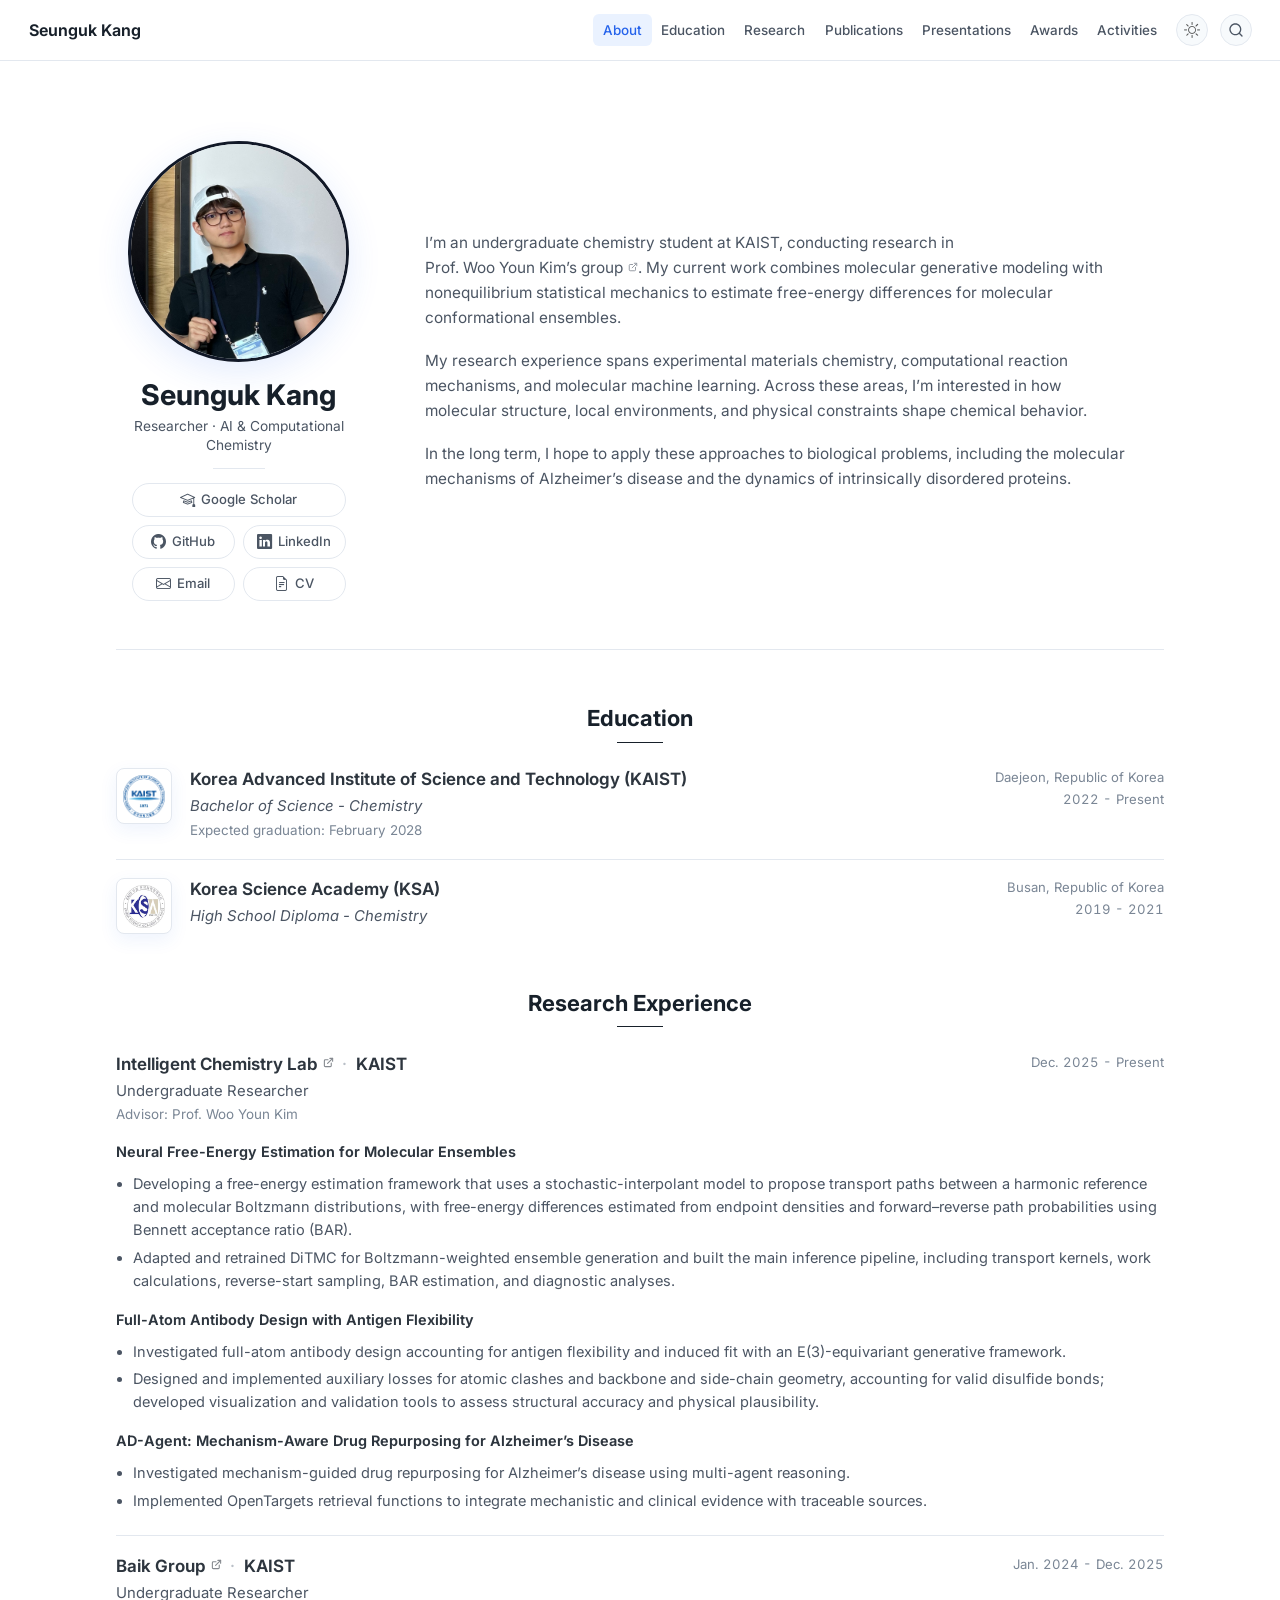
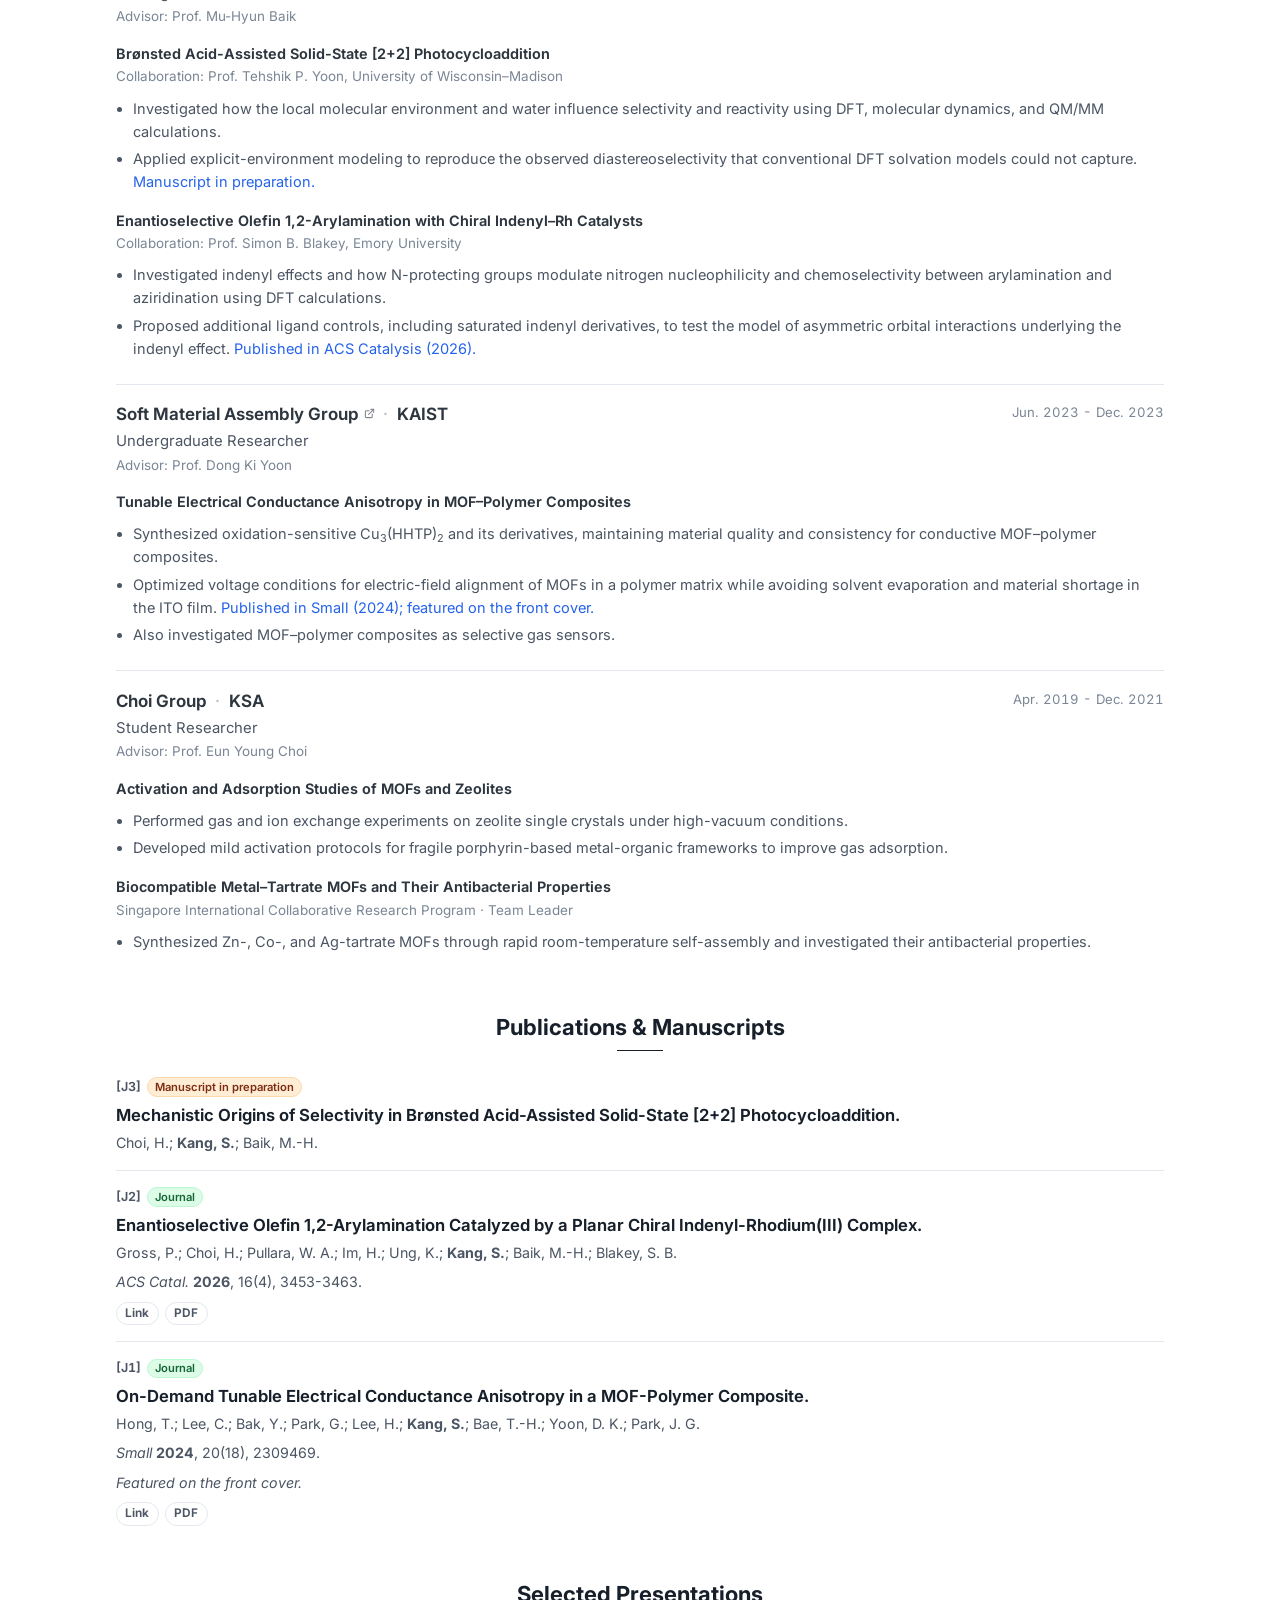
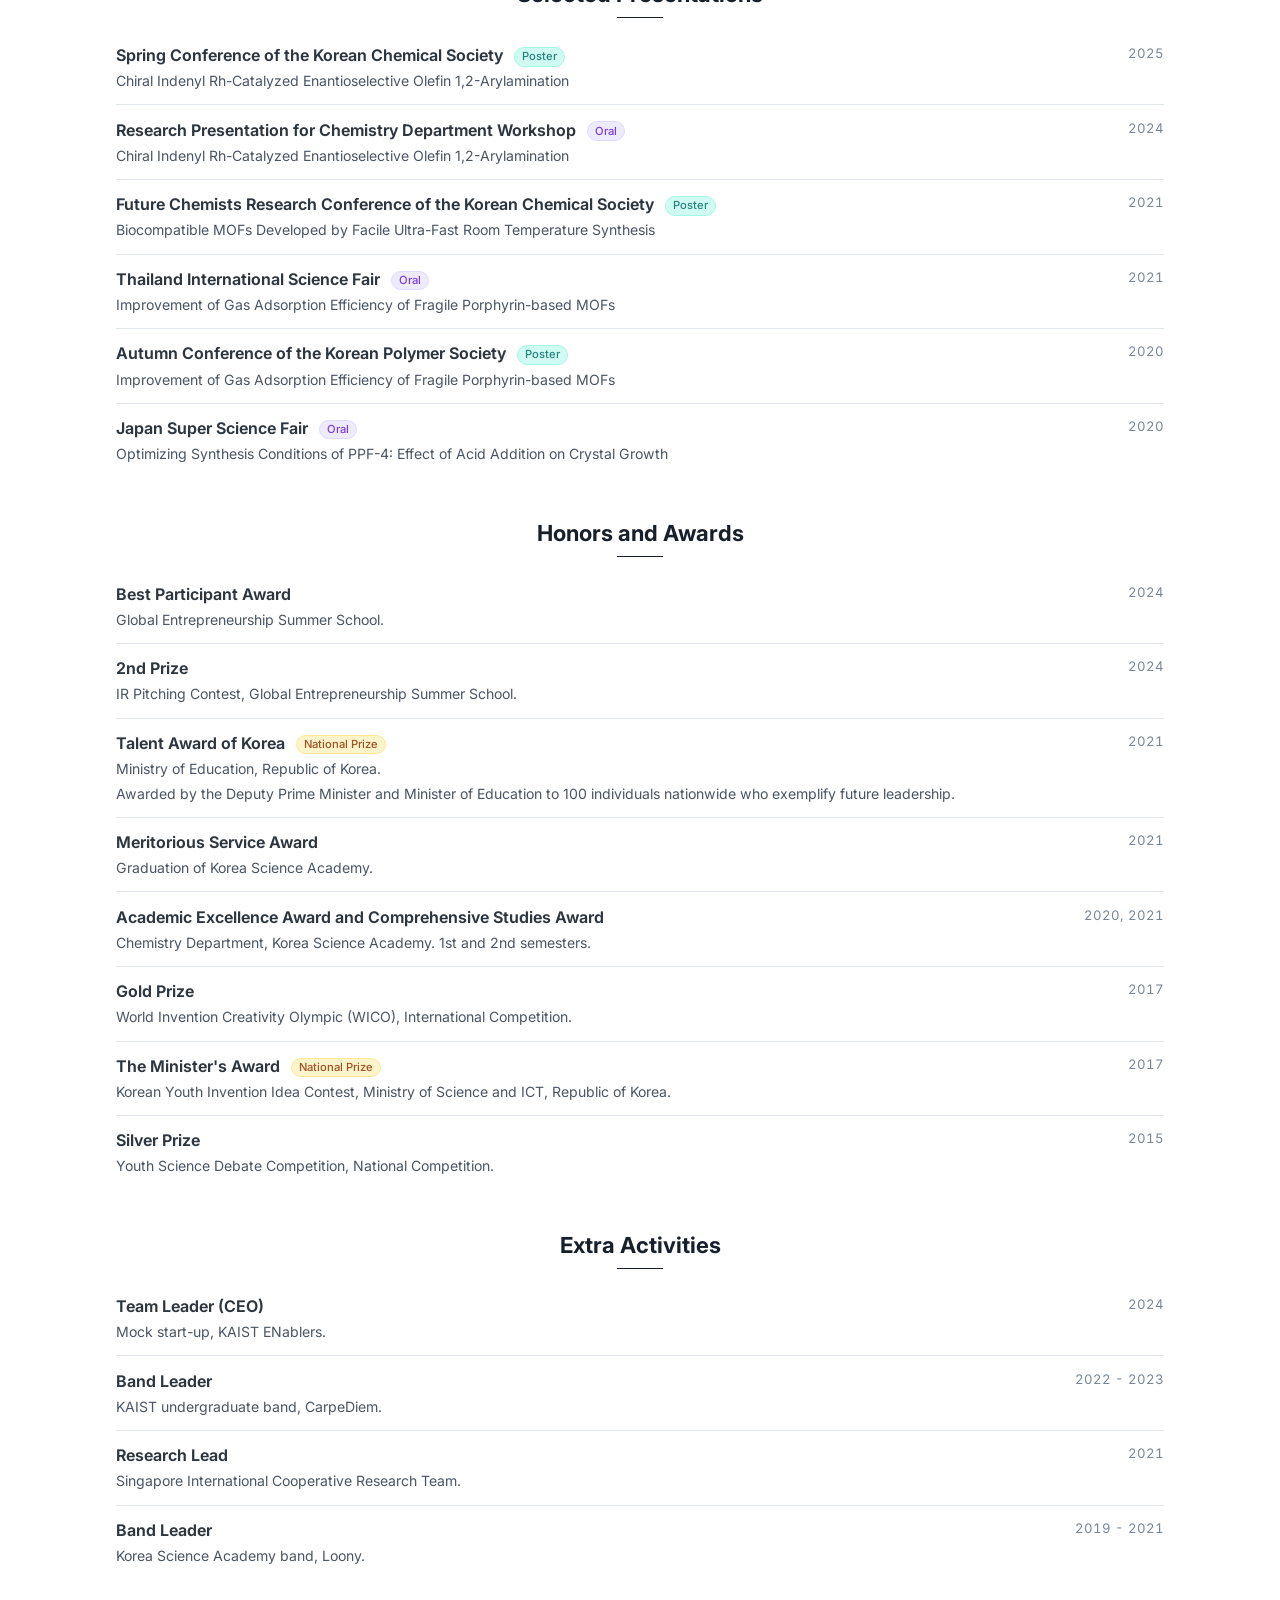
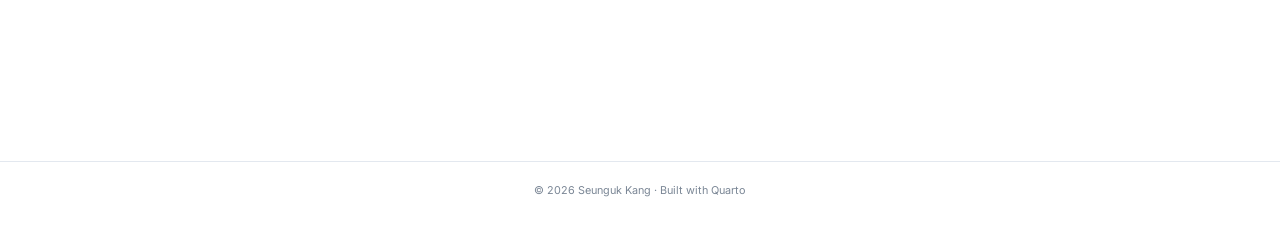
<file: index.html>
<!DOCTYPE html>
<html xmlns="http://www.w3.org/1999/xhtml" lang="en" xml:lang="en"><head>

<meta charset="utf-8">
<meta name="generator" content="quarto-1.10.19">

<meta name="viewport" content="width=device-width, initial-scale=1.0, user-scalable=yes">


<title>About – Seunguk Kang</title>
<style>
/* Default styles provided by pandoc.
** See https://pandoc.org/MANUAL.html#variables-for-html for config info.
*/
span.smallcaps{font-variant: small-caps;}
div.columns{display: flex; gap: 1.5em;}
div.column{flex: auto;}
@media screen {
div.columns{gap: min(4vw, 1.5em);}
div.column{overflow-x: auto;}
}
div.hanging-indent{margin-left: 1.5em; text-indent: -1.5em;}
ul.task-list{list-style: none;}
ul.task-list li input[type="checkbox"] {
  width: 0.8em;
  margin: 0 0.8em 0.2em -1em; /* quarto-specific, see https://github.com/quarto-dev/quarto-cli/issues/4556 */ 
  vertical-align: middle;
}
</style>


<script src="site_libs/quarto-nav/quarto-nav.js"></script>
<script src="site_libs/quarto-nav/headroom.min.js"></script>
<script src="site_libs/clipboard/clipboard.min.js"></script>
<script src="site_libs/quarto-search/autocomplete.umd.js"></script>
<script src="site_libs/quarto-search/fuse.min.js"></script>
<script src="site_libs/quarto-search/quarto-search.js"></script>
<meta name="quarto:offset" content="./">
<script src="site_libs/quarto-html/quarto.js" type="module"></script>
<script src="site_libs/quarto-html/tabsets/tabsets.js" type="module"></script>
<script src="site_libs/quarto-html/popper.min.js"></script>
<script src="site_libs/quarto-html/tippy.umd.min.js"></script>
<script src="site_libs/quarto-html/anchor.min.js"></script>
<link href="site_libs/quarto-html/tippy.css" rel="stylesheet">
<link href="site_libs/quarto-html/quarto-syntax-highlighting-842b59a411228a47553837caccf5722c.css" rel="stylesheet" class="quarto-color-scheme" id="quarto-text-highlighting-styles">
<link href="site_libs/quarto-html/quarto-syntax-highlighting-dark-43f9c5728a6ecd39305b58679907e2cb.css" rel="stylesheet" class="quarto-color-scheme quarto-color-alternate" id="quarto-text-highlighting-styles">
<link href="site_libs/quarto-html/quarto-syntax-highlighting-842b59a411228a47553837caccf5722c.css" rel="stylesheet" class="quarto-color-scheme-extra" id="quarto-text-highlighting-styles">
<script src="site_libs/bootstrap/bootstrap.min.js"></script>
<link href="site_libs/bootstrap/bootstrap-icons.css" rel="stylesheet">
<link href="site_libs/bootstrap/bootstrap-778411e7072e050dcf3f4514f179ccc6.min.css" rel="stylesheet" append-hash="true" class="quarto-color-scheme" id="quarto-bootstrap" data-mode="light">
<link href="site_libs/bootstrap/bootstrap-dark-cb40575ff95acdc8aae860dba9a25a36.min.css" rel="stylesheet" append-hash="true" class="quarto-color-scheme quarto-color-alternate" id="quarto-bootstrap" data-mode="dark">
<link href="site_libs/bootstrap/bootstrap-778411e7072e050dcf3f4514f179ccc6.min.css" rel="stylesheet" append-hash="true" class="quarto-color-scheme-extra" id="quarto-bootstrap" data-mode="light">
<script id="quarto-search-options" type="application/json">{
  "location": "navbar",
  "copy-button": false,
  "collapse-after": 3,
  "panel-placement": "end",
  "type": "overlay",
  "limit": 50,
  "keyboard-shortcut": [
    "f",
    "/",
    "s"
  ],
  "show-item-context": false,
  "language": {
    "search-no-results-text": "No results",
    "search-matching-documents-text": "matching documents",
    "search-copy-link-title": "Copy link to search",
    "search-hide-matches-text": "Hide additional matches",
    "search-more-match-text": "more match in this document",
    "search-more-matches-text": "more matches in this document",
    "search-clear-button-title": "Clear",
    "search-text-placeholder": "",
    "search-detached-cancel-button-title": "Cancel",
    "search-submit-button-title": "Submit",
    "search-label": "Search"
  }
}</script>
<style>html{ scroll-behavior: smooth; }</style>
<link rel="preconnect" href="https://fonts.googleapis.com">
<link href="https://fonts.googleapis.com/css2?family=Inter:wght@300;400;500;600;700;800&amp;family=JetBrains+Mono:wght@400;500&amp;display=swap" rel="stylesheet">


</head>

<body class="nav-fixed fullcontent quarto-light"><script id="quarto-html-before-body" type="application/javascript">
    const toggleBodyColorMode = (bsSheetEl) => {
      const mode = bsSheetEl.getAttribute("data-mode");
      const bodyEl = window.document.querySelector("body");
      if (mode === "dark") {
        bodyEl.classList.add("quarto-dark");
        bodyEl.classList.remove("quarto-light");
      } else {
        bodyEl.classList.add("quarto-light");
        bodyEl.classList.remove("quarto-dark");
      }
    }
    const toggleBodyColorPrimary = () => {
      const bsSheetEl = window.document.querySelector("link#quarto-bootstrap:not([rel=disabled-stylesheet])");
      if (bsSheetEl) {
        toggleBodyColorMode(bsSheetEl);
      }
    }
    const setColorSchemeToggle = (alternate) => {
      const toggles = window.document.querySelectorAll('.quarto-color-scheme-toggle');
      for (let i=0; i < toggles.length; i++) {
        const toggle = toggles[i];
        if (toggle) {
          if (alternate) {
            toggle.classList.add("alternate");
          } else {
            toggle.classList.remove("alternate");
          }
        }
      }
    };
    const toggleColorMode = (alternate) => {
      // Switch the stylesheets
      const primaryStylesheets = window.document.querySelectorAll('link.quarto-color-scheme:not(.quarto-color-alternate)');
      const alternateStylesheets = window.document.querySelectorAll('link.quarto-color-scheme.quarto-color-alternate');
      manageTransitions('#quarto-margin-sidebar .nav-link', false);
      if (alternate) {
        // note: dark is layered on light, we don't disable primary!
        enableStylesheet(alternateStylesheets);
        for (const sheetNode of alternateStylesheets) {
          if (sheetNode.id === "quarto-bootstrap") {
            toggleBodyColorMode(sheetNode);
          }
        }
      } else {
        disableStylesheet(alternateStylesheets);
        enableStylesheet(primaryStylesheets)
        toggleBodyColorPrimary();
      }
      manageTransitions('#quarto-margin-sidebar .nav-link', true);
      // Switch the toggles
      setColorSchemeToggle(alternate)
      // Hack to workaround the fact that safari doesn't
      // properly recolor the scrollbar when toggling (#1455)
      if (navigator.userAgent.indexOf('Safari') > 0 && navigator.userAgent.indexOf('Chrome') == -1) {
        manageTransitions("body", false);
        window.scrollTo(0, 1);
        setTimeout(() => {
          window.scrollTo(0, 0);
          manageTransitions("body", true);
        }, 40);
      }
    }
    const disableStylesheet = (stylesheets) => {
      for (let i=0; i < stylesheets.length; i++) {
        const stylesheet = stylesheets[i];
        stylesheet.rel = 'disabled-stylesheet';
      }
    }
    const enableStylesheet = (stylesheets) => {
      for (let i=0; i < stylesheets.length; i++) {
        const stylesheet = stylesheets[i];
        if(stylesheet.rel !== 'stylesheet') { // for Chrome, which will still FOUC without this check
          stylesheet.rel = 'stylesheet';
        }
      }
    }
    const manageTransitions = (selector, allowTransitions) => {
      const els = window.document.querySelectorAll(selector);
      for (let i=0; i < els.length; i++) {
        const el = els[i];
        if (allowTransitions) {
          el.classList.remove('notransition');
        } else {
          el.classList.add('notransition');
        }
      }
    }
    const isFileUrl = () => {
      return window.location.protocol === 'file:';
    }
    const hasAlternateSentinel = () => {
      let styleSentinel = getColorSchemeSentinel();
      if (styleSentinel !== null) {
        return styleSentinel === "alternate";
      } else {
        return false;
      }
    }
    const setStyleSentinel = (alternate) => {
      const value = alternate ? "alternate" : "default";
      if (!isFileUrl()) {
        window.localStorage.setItem("quarto-color-scheme", value);
      } else {
        localAlternateSentinel = value;
      }
    }
    const getColorSchemeSentinel = () => {
      if (!isFileUrl()) {
        const storageValue = window.localStorage.getItem("quarto-color-scheme");
        return storageValue != null ? storageValue : localAlternateSentinel;
      } else {
        return localAlternateSentinel;
      }
    }
    const toggleGiscusIfUsed = (isAlternate, darkModeDefault) => {
      const baseTheme = document.querySelector('#giscus-base-theme')?.value ?? 'light';
      const alternateTheme = document.querySelector('#giscus-alt-theme')?.value ?? 'dark';
      let newTheme = '';
      if(authorPrefersDark) {
        newTheme = isAlternate ? baseTheme : alternateTheme;
      } else {
        newTheme = isAlternate ? alternateTheme : baseTheme;
      }
      const changeGiscusTheme = () => {
        // From: https://github.com/giscus/giscus/issues/336
        const sendMessage = (message) => {
          const iframe = document.querySelector('iframe.giscus-frame');
          if (!iframe) return;
          iframe.contentWindow.postMessage({ giscus: message }, 'https://giscus.app');
        }
        sendMessage({
          setConfig: {
            theme: newTheme
          }
        });
      }
      const isGiscussLoaded = window.document.querySelector('iframe.giscus-frame') !== null;
      if (isGiscussLoaded) {
        changeGiscusTheme();
      }
    };
    const authorPrefersDark = false;
    const darkModeDefault = authorPrefersDark;
      document.querySelector('link#quarto-text-highlighting-styles.quarto-color-scheme-extra').rel = 'disabled-stylesheet';
      document.querySelector('link#quarto-bootstrap.quarto-color-scheme-extra').rel = 'disabled-stylesheet';
    let localAlternateSentinel = darkModeDefault ? 'alternate' : 'default';
    // Dark / light mode switch
    window.quartoToggleColorScheme = () => {
      // Read the current dark / light value
      let toAlternate = !hasAlternateSentinel();
      toggleColorMode(toAlternate);
      setStyleSentinel(toAlternate);
      toggleGiscusIfUsed(toAlternate, darkModeDefault);
      window.dispatchEvent(new Event('resize'));
    };
    // Switch to dark mode if need be
    if (hasAlternateSentinel()) {
      toggleColorMode(true);
    } else {
      toggleColorMode(false);
    }
  </script>

<div id="quarto-search-results"></div>
  <header id="quarto-header" class="headroom fixed-top">
    <nav class="navbar navbar-expand-lg " data-bs-theme="dark">
      <div class="navbar-container container-fluid">
      <div class="navbar-brand-container mx-auto">
    <a class="navbar-brand" href="./index.html">
    <span class="navbar-title">Seunguk Kang</span>
    </a>
  </div>
            <div id="quarto-search" class="" title="Search"></div>
          <button class="navbar-toggler" type="button" data-bs-toggle="collapse" data-bs-target="#navbarCollapse" aria-controls="navbarCollapse" role="menu" aria-expanded="false" aria-label="Toggle navigation" onclick="if (window.quartoToggleHeadroom) { window.quartoToggleHeadroom(); }">
  <span class="navbar-toggler-icon"></span>
</button>
          <div class="collapse navbar-collapse" id="navbarCollapse">
            <ul class="navbar-nav navbar-nav-scroll me-auto">
  <li class="nav-item">
    <a class="nav-link active" href="./index.html" aria-current="page"> 
<span class="menu-text">About</span></a>
  </li>  
  <li class="nav-item">
    <a class="nav-link" href="./index.html#education"> 
<span class="menu-text">Education</span></a>
  </li>  
  <li class="nav-item">
    <a class="nav-link" href="./index.html#research-experiences"> 
<span class="menu-text">Research</span></a>
  </li>  
  <li class="nav-item">
    <a class="nav-link" href="./index.html#publications"> 
<span class="menu-text">Publications</span></a>
  </li>  
  <li class="nav-item">
    <a class="nav-link" href="./index.html#selected-presentations"> 
<span class="menu-text">Presentations</span></a>
  </li>  
  <li class="nav-item">
    <a class="nav-link" href="./index.html#honors-and-awards"> 
<span class="menu-text">Awards</span></a>
  </li>  
  <li class="nav-item">
    <a class="nav-link" href="./index.html#extra-activities"> 
<span class="menu-text">Activities</span></a>
  </li>  
</ul>
          </div> <!-- /navcollapse -->
            <div class="quarto-navbar-tools">
  <a href="" class="quarto-color-scheme-toggle quarto-navigation-tool  px-1" onclick="window.quartoToggleColorScheme(); return false;" title="Toggle dark mode"><i class="bi"></i></a>
</div>
      </div> <!-- /container-fluid -->
    </nav>
</header>
<!-- content -->
<div id="quarto-content" class="quarto-container page-columns page-rows-contents page-layout-article page-navbar">
<!-- sidebar -->
<!-- margin-sidebar -->
    
<!-- main -->
<main class="content" id="quarto-document-content">


<header id="title-block-header" class="quarto-title-block default">
<div class="quarto-title">
<h1 class="title">About</h1>
</div>



<div class="quarto-title-meta">

    
  
    
  </div>
  


</header>


<div class="sk-about-page">
  <div class="sk-mobile-notice">
    This page is optimized for desktop viewing. Please use a larger screen for the best layout.
  </div>

  <div class="sk-about-hero">
    <div class="sk-profile-panel">
      <img src="assets/img/Profile.jpg" alt="Seunguk Kang" class="sk-profile-img">
      <h1 class="sk-profile-name">Seunguk Kang</h1>
      <p class="sk-profile-role">Researcher · AI &amp; Computational Chemistry</p>
      <div class="sk-profile-divider" aria-hidden="true"></div>
      <div class="sk-social-links">
        <a class="sk-scholar-link" href="https://scholar.google.com/citations?user=_5y9eGkAAAAJ" target="_blank" rel="noopener" aria-label="Google Scholar profile">
          <i class="bi bi-mortarboard" aria-hidden="true"></i>
          Google Scholar
        </a>
        <a href="https://github.com/seungukkang" target="_blank" rel="noopener" aria-label="GitHub profile">
          <i class="bi bi-github" aria-hidden="true"></i>
          GitHub
        </a>
        <a href="https://www.linkedin.com/in/seungukkang319/" target="_blank" rel="noopener" aria-label="LinkedIn profile">
          <i class="bi bi-linkedin" aria-hidden="true"></i>
          LinkedIn
        </a>
        <a href="mailto:drkd319@kaist.ac.kr" aria-label="Email Seunguk Kang">
          <i class="bi bi-envelope" aria-hidden="true"></i>
          Email
        </a>
        <a href="assets/cv/Seunguk_Kang_CV.pdf" target="_blank" rel="noopener" aria-label="Download CV">
          <i class="bi bi-file-earmark-text" aria-hidden="true"></i>
          CV
        </a>
      </div>
    </div>
    <div class="sk-about-copy">
      <p class="sk-about-intro">
        I’m an undergraduate chemistry student at KAIST, conducting research in <a class="sk-lab-link" href="https://wooyoun.kaist.ac.kr/" target="_blank" rel="noopener noreferrer">Prof. Woo Youn Kim’s group<span class="sk-link-icon" aria-hidden="true"></span><span class="visually-hidden"> website</span></a>. My current work combines molecular generative modeling with nonequilibrium statistical mechanics to estimate free-energy differences for molecular conformational ensembles.
      </p>
      <p class="sk-about-intro">
        My research experience spans experimental materials chemistry, computational reaction mechanisms, and molecular machine learning. Across these areas, I’m interested in how molecular structure, local environments, and physical constraints shape chemical behavior.
      </p>
      <p class="sk-about-intro">
        In the long term, I hope to apply these approaches to biological problems, including the molecular mechanisms of Alzheimer’s disease and the dynamics of intrinsically disordered proteins.
      </p>
    </div>
  </div>

  <section class="sk-about-section" id="education">
    <h2 class="anchored">Education</h2>
    <div class="sk-entry-list">
      <article class="sk-entry">
        <div class="sk-entry-mark">
          <img src="assets/img/emblem_KAIST.gif" alt="KAIST emblem">
        </div>
        <div class="sk-entry-body">
          <div class="sk-entry-header">
            <div>
              <h3 class="anchored">Korea Advanced Institute of Science and Technology (KAIST)</h3>
              <p class="sk-entry-role"><em>Bachelor of Science - Chemistry</em></p>
              <p class="sk-entry-advisor">Expected graduation: February 2028</p>
            </div>
            <div class="sk-entry-meta">
              <span>Daejeon, Republic of Korea</span>
              <span>2022 - Present</span>
            </div>
          </div>
        </div>
      </article>

      <article class="sk-entry">
        <div class="sk-entry-mark">
          <img src="assets/img/Emblem_KSA.png" alt="KSA emblem">
        </div>
        <div class="sk-entry-body">
          <div class="sk-entry-header">
            <div>
              <h3 class="anchored">Korea Science Academy (KSA)</h3>
              <p class="sk-entry-role"><em>High School Diploma - Chemistry</em></p>
            </div>
            <div class="sk-entry-meta">
              <span>Busan, Republic of Korea</span>
              <span>2019 - 2021</span>
            </div>
          </div>
        </div>
      </article>
    </div>
  </section>

  <section class="sk-about-section" id="research-experiences">
    <h2 class="anchored">Research Experience</h2>
    <div class="sk-entry-list">
      <article class="sk-entry sk-entry-plain">
        <div class="sk-entry-body">
          <div class="sk-entry-header">
            <div>
              <h3 class="anchored"><a class="sk-lab-link" href="https://wooyoun.kaist.ac.kr/" target="_blank" rel="noopener noreferrer">Intelligent Chemistry Lab<span class="sk-link-icon" aria-hidden="true"></span><span class="visually-hidden"> website</span></a> <span class="sk-entry-separator">·</span> KAIST</h3>
              <p class="sk-entry-role">Undergraduate Researcher</p>
              <p class="sk-entry-advisor">Advisor: Prof. Woo Youn Kim</p>
            </div>
            <div class="sk-entry-meta">
              <span>Dec. 2025 - Present</span>
            </div>
          </div>
          <h4 class="sk-entry-subheading anchored">Neural Free-Energy Estimation for Molecular Ensembles</h4>
          <ul class="sk-entry-bullets">
            <li>Developing a free-energy estimation framework that uses a stochastic-interpolant model to propose transport paths between a harmonic reference and molecular Boltzmann distributions, with free-energy differences estimated from endpoint densities and forward–reverse path probabilities using Bennett acceptance ratio (BAR).</li>
            <li>Adapted and retrained DiTMC for Boltzmann-weighted ensemble generation and built the main inference pipeline, including transport kernels, work calculations, reverse-start sampling, BAR estimation, and diagnostic analyses.</li>
          </ul>
          <h4 class="sk-entry-subheading anchored">Full-Atom Antibody Design with Antigen Flexibility</h4>
          <ul class="sk-entry-bullets">
            <li>Investigated full-atom antibody design accounting for antigen flexibility and induced fit with an E(3)-equivariant generative framework.</li>
            <li>Designed and implemented auxiliary losses for atomic clashes and backbone and side-chain geometry, accounting for valid disulfide bonds; developed visualization and validation tools to assess structural accuracy and physical plausibility.</li>
          </ul>
          <h4 class="sk-entry-subheading anchored">AD-Agent: Mechanism-Aware Drug Repurposing for Alzheimer’s Disease</h4>
          <ul class="sk-entry-bullets">
            <li>Investigated mechanism-guided drug repurposing for Alzheimer’s disease using multi-agent reasoning.</li>
            <li>Implemented OpenTargets retrieval functions to integrate mechanistic and clinical evidence with traceable sources.</li>
          </ul>
        </div>
      </article>

      <article class="sk-entry sk-entry-plain">
        <div class="sk-entry-body">
          <div class="sk-entry-header">
            <div>
              <h3 class="anchored"><a class="sk-lab-link" href="https://baik-laboratory.com/" target="_blank" rel="noopener noreferrer">Baik Group<span class="sk-link-icon" aria-hidden="true"></span><span class="visually-hidden"> website</span></a> <span class="sk-entry-separator">·</span> KAIST</h3>
              <p class="sk-entry-role">Undergraduate Researcher</p>
              <p class="sk-entry-advisor">Advisor: Prof. Mu-Hyun Baik</p>
            </div>
            <div class="sk-entry-meta">
              <span>Jan. 2024 - Dec. 2025</span>
            </div>
          </div>
          <h4 class="sk-entry-subheading anchored">Brønsted Acid-Assisted Solid-State [2+2] Photocycloaddition</h4>
          <p class="sk-entry-advisor">Collaboration: Prof. Tehshik P. Yoon, University of Wisconsin–Madison</p>
          <ul class="sk-entry-bullets">
            <li>Investigated how the local molecular environment and water influence selectivity and reactivity using DFT, molecular dynamics, and QM/MM calculations.</li>
            <li>Applied explicit-environment modeling to reproduce the observed diastereoselectivity that conventional DFT solvation models could not capture. <a href="#photocycloaddition-manuscript">Manuscript in preparation.</a></li>
          </ul>
          <h4 class="sk-entry-subheading anchored">Enantioselective Olefin 1,2-Arylamination with Chiral Indenyl–Rh Catalysts</h4>
          <p class="sk-entry-advisor">Collaboration: Prof. Simon B. Blakey, Emory University</p>
          <ul class="sk-entry-bullets">
            <li>Investigated indenyl effects and how N-protecting groups modulate nitrogen nucleophilicity and chemoselectivity between arylamination and aziridination using DFT calculations.</li>
            <li>Proposed additional ligand controls, including saturated indenyl derivatives, to test the model of asymmetric orbital interactions underlying the indenyl effect. <a href="#arylamination-publication">Published in ACS Catalysis (2026).</a></li>
          </ul>
        </div>
      </article>

      <article class="sk-entry sk-entry-plain">
        <div class="sk-entry-body">
          <div class="sk-entry-header">
            <div>
              <h3 class="anchored"><a class="sk-lab-link" href="https://yoon.kaist.ac.kr/" target="_blank" rel="noopener noreferrer">Soft Material Assembly Group<span class="sk-link-icon" aria-hidden="true"></span><span class="visually-hidden"> website</span></a> <span class="sk-entry-separator">·</span> KAIST</h3>
              <p class="sk-entry-role">Undergraduate Researcher</p>
              <p class="sk-entry-advisor">Advisor: Prof. Dong Ki Yoon</p>
            </div>
            <div class="sk-entry-meta">
              <span>Jun. 2023 - Dec. 2023</span>
            </div>
          </div>
          <h4 class="sk-entry-subheading anchored">Tunable Electrical Conductance Anisotropy in MOF–Polymer Composites</h4>
          <ul class="sk-entry-bullets">
            <li>Synthesized oxidation-sensitive Cu<sub>3</sub>(HHTP)<sub>2</sub> and its derivatives, maintaining material quality and consistency for conductive MOF–polymer composites.</li>
            <li>Optimized voltage conditions for electric-field alignment of MOFs in a polymer matrix while avoiding solvent evaporation and material shortage in the ITO film. <a href="#mof-publication">Published in Small (2024); featured on the front cover.</a></li>
            <li>Also investigated MOF–polymer composites as selective gas sensors.</li>
          </ul>
        </div>
      </article>

      <article class="sk-entry sk-entry-plain">
        <div class="sk-entry-body">
          <div class="sk-entry-header">
            <div>
              <h3 class="anchored">Choi Group <span class="sk-entry-separator">·</span> KSA</h3>
              <p class="sk-entry-role">Student Researcher</p>
              <p class="sk-entry-advisor">Advisor: Prof. Eun Young Choi</p>
            </div>
            <div class="sk-entry-meta">
              <span>Apr. 2019 - Dec. 2021</span>
            </div>
          </div>
          <h4 class="sk-entry-subheading anchored">Activation and Adsorption Studies of MOFs and Zeolites</h4>
          <ul class="sk-entry-bullets">
            <li>Performed gas and ion exchange experiments on zeolite single crystals under high-vacuum conditions.</li>
            <li>Developed mild activation protocols for fragile porphyrin-based metal-organic frameworks to improve gas adsorption.</li>
          </ul>
          <h4 class="sk-entry-subheading anchored">Biocompatible Metal–Tartrate MOFs and Their Antibacterial Properties</h4>
          <p class="sk-entry-advisor">Singapore International Collaborative Research Program · Team Leader</p>
          <ul class="sk-entry-bullets">
            <li>Synthesized Zn-, Co-, and Ag-tartrate MOFs through rapid room-temperature self-assembly and investigated their antibacterial properties.</li>
          </ul>
        </div>
      </article>
    </div>
  </section>

  <section class="sk-about-section" id="publications">
    <h2 class="anchored">Publications &amp; Manuscripts</h2>
    <div class="sk-publication-list">
      <article class="sk-publication" id="photocycloaddition-manuscript">
        <div>
          <div class="sk-publication-kicker">
            <span class="sk-publication-number">[J3]</span>
            <span class="sk-pub-type-badge pub-manuscript">Manuscript in preparation</span>
          </div>
          <p class="sk-publication-title">Mechanistic Origins of Selectivity in Brønsted Acid-Assisted Solid-State [2+2] Photocycloaddition.</p>
          <p class="sk-publication-authors">Choi, H.; <strong>Kang, S.</strong>; Baik, M.-H.</p>
        </div>
      </article>

      <article class="sk-publication" id="arylamination-publication">
        <div>
          <div class="sk-publication-kicker">
            <span class="sk-publication-number">[J2]</span>
            <span class="sk-pub-type-badge pub-journal">Journal</span>
          </div>
          <p class="sk-publication-title">Enantioselective Olefin 1,2-Arylamination Catalyzed by a Planar Chiral Indenyl-Rhodium(III) Complex.</p>
          <p class="sk-publication-authors">Gross, P.; Choi, H.; Pullara, W. A.; Im, H.; Ung, K.; <strong>Kang, S.</strong>; Baik, M.-H.; Blakey, S. B.</p>
          <p class="sk-publication-venue"><em>ACS Catal.</em> <strong>2026</strong>, 16(4), 3453-3463.</p>
          <div class="sk-publication-links">
            <a href="https://doi.org/10.1021/acscatal.5c07589" target="_blank" rel="noopener noreferrer">Link</a>
            <a href="https://pubs.acs.org/doi/pdf/10.1021/acscatal.5c07589" target="_blank" rel="noopener noreferrer">PDF</a>
          </div>
        </div>
      </article>

      <article class="sk-publication" id="mof-publication">
        <div>
          <div class="sk-publication-kicker">
            <span class="sk-publication-number">[J1]</span>
            <span class="sk-pub-type-badge pub-journal">Journal</span>
          </div>
          <p class="sk-publication-title">On-Demand Tunable Electrical Conductance Anisotropy in a MOF-Polymer Composite.</p>
          <p class="sk-publication-authors">Hong, T.; Lee, C.; Bak, Y.; Park, G.; Lee, H.; <strong>Kang, S.</strong>; Bae, T.-H.; Yoon, D. K.; Park, J. G.</p>
          <p class="sk-publication-venue"><em>Small</em> <strong>2024</strong>, 20(18), 2309469.</p>
          <p class="sk-publication-venue"><em>Featured on the front cover.</em></p>
          <div class="sk-publication-links">
            <a href="https://doi.org/10.1002/smll.202309469" target="_blank" rel="noopener noreferrer">Link</a>
            <a href="https://onlinelibrary.wiley.com/doi/pdf/10.1002/smll.202309469" target="_blank" rel="noopener noreferrer">PDF</a>
          </div>
        </div>
      </article>
    </div>
  </section>

  <section class="sk-about-section" id="selected-presentations">
    <h2 class="anchored">Selected Presentations</h2>
    <div class="sk-activity-list">
      <article class="sk-activity">
        <div>
          <h3 class="anchored">Spring Conference of the Korean Chemical Society <span class="sk-type-badge type-poster">Poster</span></h3>
          <p>Chiral Indenyl Rh-Catalyzed Enantioselective Olefin 1,2-Arylamination</p>
        </div>
        <div class="sk-activity-meta">
          <span>2025</span>
        </div>
      </article>

      <article class="sk-activity">
        <div>
          <h3 class="anchored">Research Presentation for Chemistry Department Workshop <span class="sk-type-badge type-oral">Oral</span></h3>
          <p>Chiral Indenyl Rh-Catalyzed Enantioselective Olefin 1,2-Arylamination</p>
        </div>
        <div class="sk-activity-meta">
          <span>2024</span>
        </div>
      </article>

      <article class="sk-activity">
        <div>
          <h3 class="anchored">Future Chemists Research Conference of the Korean Chemical Society <span class="sk-type-badge type-poster">Poster</span></h3>
          <p>Biocompatible MOFs Developed by Facile Ultra-Fast Room Temperature Synthesis</p>
        </div>
        <div class="sk-activity-meta">
          <span>2021</span>
        </div>
      </article>

      <article class="sk-activity">
        <div>
          <h3 class="anchored">Thailand International Science Fair <span class="sk-type-badge type-oral">Oral</span></h3>
          <p>Improvement of Gas Adsorption Efficiency of Fragile Porphyrin-based MOFs</p>
        </div>
        <div class="sk-activity-meta">
          <span>2021</span>
        </div>
      </article>

      <article class="sk-activity">
        <div>
          <h3 class="anchored">Autumn Conference of the Korean Polymer Society <span class="sk-type-badge type-poster">Poster</span></h3>
          <p>Improvement of Gas Adsorption Efficiency of Fragile Porphyrin-based MOFs</p>
        </div>
        <div class="sk-activity-meta">
          <span>2020</span>
        </div>
      </article>

      <article class="sk-activity">
        <div>
          <h3 class="anchored">Japan Super Science Fair <span class="sk-type-badge type-oral">Oral</span></h3>
          <p>Optimizing Synthesis Conditions of PPF-4: Effect of Acid Addition on Crystal Growth</p>
        </div>
        <div class="sk-activity-meta">
          <span>2020</span>
        </div>
      </article>
    </div>
  </section>

  <section class="sk-about-section" id="honors-and-awards">
    <h2 class="anchored">Honors and Awards</h2>
    <div class="sk-activity-list">
      <article class="sk-activity">
        <div>
          <h3 class="anchored">Best Participant Award</h3>
          <p>Global Entrepreneurship Summer School.</p>
        </div>
        <div class="sk-activity-meta">
          <span>2024</span>
        </div>
      </article>

      <article class="sk-activity">
        <div>
          <h3 class="anchored">2nd Prize</h3>
          <p>IR Pitching Contest, Global Entrepreneurship Summer School.</p>
        </div>
        <div class="sk-activity-meta">
          <span>2024</span>
        </div>
      </article>

      <article class="sk-activity">
        <div>
          <h3 class="anchored">Talent Award of Korea <span class="sk-award-badge">National Prize</span></h3>
          <p>Ministry of Education, Republic of Korea.</p>
          <p>Awarded by the Deputy Prime Minister and Minister of Education to 100 individuals nationwide who exemplify future leadership.</p>
        </div>
        <div class="sk-activity-meta">
          <span>2021</span>
        </div>
      </article>

      <article class="sk-activity">
        <div>
          <h3 class="anchored">Meritorious Service Award</h3>
          <p>Graduation of Korea Science Academy.</p>
        </div>
        <div class="sk-activity-meta">
          <span>2021</span>
        </div>
      </article>

      <article class="sk-activity">
        <div>
          <h3 class="anchored">Academic Excellence Award and Comprehensive Studies Award</h3>
          <p>Chemistry Department, Korea Science Academy. 1st and 2nd semesters.</p>
        </div>
        <div class="sk-activity-meta">
          <span>2020, 2021</span>
        </div>
      </article>

      <article class="sk-activity">
        <div>
          <h3 class="anchored">Gold Prize</h3>
          <p>World Invention Creativity Olympic (WICO), International Competition.</p>
        </div>
        <div class="sk-activity-meta">
          <span>2017</span>
        </div>
      </article>

      <article class="sk-activity">
        <div>
          <h3 class="anchored">The Minister's Award <span class="sk-award-badge">National Prize</span></h3>
          <p>Korean Youth Invention Idea Contest, Ministry of Science and ICT, Republic of Korea.</p>
        </div>
        <div class="sk-activity-meta">
          <span>2017</span>
        </div>
      </article>

      <article class="sk-activity">
        <div>
          <h3 class="anchored">Silver Prize</h3>
          <p>Youth Science Debate Competition, National Competition.</p>
        </div>
        <div class="sk-activity-meta">
          <span>2015</span>
        </div>
      </article>
    </div>
  </section>

  <section class="sk-about-section" id="extra-activities">
    <h2 class="anchored">Extra Activities</h2>
    <div class="sk-activity-list">
      <article class="sk-activity">
        <div>
          <h3 class="anchored">Team Leader (CEO)</h3>
          <p>Mock start-up, KAIST ENablers.</p>
        </div>
        <div class="sk-activity-meta">
          <span>2024</span>
        </div>
      </article>

      <article class="sk-activity">
        <div>
          <h3 class="anchored">Band Leader</h3>
          <p>KAIST undergraduate band, CarpeDiem.</p>
        </div>
        <div class="sk-activity-meta">
          <span>2022 - 2023</span>
        </div>
      </article>

      <article class="sk-activity">
        <div>
          <h3 class="anchored">Research Lead</h3>
          <p>Singapore International Cooperative Research Team.</p>
        </div>
        <div class="sk-activity-meta">
          <span>2021</span>
        </div>
      </article>

      <article class="sk-activity">
        <div>
          <h3 class="anchored">Band Leader</h3>
          <p>Korea Science Academy band, Loony.</p>
        </div>
        <div class="sk-activity-meta">
          <span>2019 - 2021</span>
        </div>
      </article>
    </div>
  </section>
</div>



</main> <!-- /main -->
<script id="quarto-html-after-body" type="application/javascript">
  window.document.addEventListener("DOMContentLoaded", function (event) {
    // Ensure there is a toggle, if there isn't float one in the top right
    if (window.document.querySelector('.quarto-color-scheme-toggle') === null) {
      const a = window.document.createElement('a');
      a.classList.add('top-right');
      a.classList.add('quarto-color-scheme-toggle');
      a.href = "";
      a.onclick = function() { try { window.quartoToggleColorScheme(); } catch {} return false; };
      const i = window.document.createElement("i");
      i.classList.add('bi');
      a.appendChild(i);
      window.document.body.appendChild(a);
    }
    setColorSchemeToggle(hasAlternateSentinel())
    const icon = "";
    const anchorJS = new window.AnchorJS();
    anchorJS.options = {
      placement: 'right',
      icon: icon
    };
    anchorJS.add('.anchored');
    const isCodeAnnotation = (el) => {
      for (const clz of el.classList) {
        if (clz.startsWith('code-annotation-')) {                     
          return true;
        }
      }
      return false;
    }
    const onCopySuccess = function(e) {
      // button target
      const button = e.trigger;
      // don't keep focus
      button.blur();
      // flash "checked"
      button.classList.add('code-copy-button-checked');
      var currentTitle = button.getAttribute("title");
      button.setAttribute("title", "Copied!");
      let tooltip;
      if (window.bootstrap) {
        button.setAttribute("data-bs-toggle", "tooltip");
        button.setAttribute("data-bs-placement", "left");
        button.setAttribute("data-bs-title", "Copied!");
        tooltip = new bootstrap.Tooltip(button, 
          { trigger: "manual", 
            customClass: "code-copy-button-tooltip",
            offset: [0, -8]});
        tooltip.show();    
      }
      setTimeout(function() {
        if (tooltip) {
          tooltip.hide();
          button.removeAttribute("data-bs-title");
          button.removeAttribute("data-bs-toggle");
          button.removeAttribute("data-bs-placement");
        }
        button.setAttribute("title", currentTitle);
        button.classList.remove('code-copy-button-checked');
      }, 1000);
      // clear code selection
      e.clearSelection();
    }
    const getTextToCopy = function(trigger) {
      const outerScaffold = trigger.parentElement.cloneNode(true);
      const codeEl = outerScaffold.querySelector('code');
      for (const childEl of codeEl.children) {
        if (isCodeAnnotation(childEl)) {
          childEl.remove();
        }
      }
      return codeEl.innerText;
    }
    const clipboard = new window.ClipboardJS('.code-copy-button:not([data-in-quarto-modal])', {
      text: getTextToCopy
    });
    clipboard.on('success', onCopySuccess);
    if (window.document.getElementById('quarto-embedded-source-code-modal')) {
      const clipboardModal = new window.ClipboardJS('.code-copy-button[data-in-quarto-modal]', {
        text: getTextToCopy,
        container: window.document.getElementById('quarto-embedded-source-code-modal')
      });
      clipboardModal.on('success', onCopySuccess);
    }
      var localhostRegex = new RegExp(/^(?:http|https):\/\/localhost\:?[0-9]*\//);
      var mailtoRegex = new RegExp(/^mailto:/);
        var filterRegex = new RegExp("https:\/\/seungukkang\.github\.io");
      var isInternal = (href) => {
          return filterRegex.test(href) || localhostRegex.test(href) || mailtoRegex.test(href);
      }
      // Inspect non-navigation links and adorn them if external
     var links = window.document.querySelectorAll('a[href]:not(.nav-link):not(.navbar-brand):not(.toc-action):not(.sidebar-link):not(.sidebar-item-toggle):not(.pagination-link):not(.no-external):not([aria-hidden]):not(.dropdown-item):not(.quarto-navigation-tool):not(.about-link)');
      for (var i=0; i<links.length; i++) {
        const link = links[i];
        if (!isInternal(link.href)) {
          // undo the damage that might have been done by quarto-nav.js in the case of
          // links that we want to consider external
          if (link.dataset.originalHref !== undefined) {
            link.href = link.dataset.originalHref;
          }
        }
      }
    function tippyHover(el, contentFn, onTriggerFn, onUntriggerFn) {
      const config = {
        allowHTML: true,
        maxWidth: 500,
        delay: 100,
        arrow: false,
        appendTo: function(el) {
            return el.parentElement;
        },
        interactive: true,
        interactiveBorder: 10,
        theme: 'quarto',
        placement: 'bottom-start',
      };
      if (contentFn) {
        config.content = contentFn;
      }
      if (onTriggerFn) {
        config.onTrigger = onTriggerFn;
      }
      if (onUntriggerFn) {
        config.onUntrigger = onUntriggerFn;
      }
      window.tippy(el, config); 
    }
    const noterefs = window.document.querySelectorAll('a[role="doc-noteref"]');
    for (var i=0; i<noterefs.length; i++) {
      const ref = noterefs[i];
      tippyHover(ref, function() {
        // use id or data attribute instead here
        let href = ref.getAttribute('data-footnote-href') || ref.getAttribute('href');
        try { href = new URL(href).hash; } catch {}
        const id = href.replace(/^#\/?/, "");
        const note = window.document.getElementById(id);
        if (note) {
          return note.innerHTML;
        } else {
          return "";
        }
      });
    }
    const xrefs = window.document.querySelectorAll('a.quarto-xref');
    const processXRef = (id, note) => {
      // Strip column container classes
      const stripColumnClz = (el) => {
        el.classList.remove("page-full", "page-columns");
        if (el.children) {
          for (const child of el.children) {
            stripColumnClz(child);
          }
        }
      }
      stripColumnClz(note)
      if (id === null || id.startsWith('sec-')) {
        // Special case sections, only their first couple elements
        const container = document.createElement("div");
        if (note.children && note.children.length > 2) {
          container.appendChild(note.children[0].cloneNode(true));
          for (let i = 1; i < note.children.length; i++) {
            const child = note.children[i];
            if (child.tagName === "P" && child.innerText === "") {
              continue;
            } else {
              container.appendChild(child.cloneNode(true));
              break;
            }
          }
          if (window.Quarto?.typesetMath) {
            window.Quarto.typesetMath(container);
          }
          return container.innerHTML
        } else {
          if (window.Quarto?.typesetMath) {
            window.Quarto.typesetMath(note);
          }
          return note.innerHTML;
        }
      } else {
        // Remove any anchor links if they are present
        const anchorLink = note.querySelector('a.anchorjs-link');
        if (anchorLink) {
          anchorLink.remove();
        }
        if (window.Quarto?.typesetMath) {
          window.Quarto.typesetMath(note);
        }
        if (note.classList.contains("callout")) {
          return note.outerHTML;
        } else {
          return note.innerHTML;
        }
      }
    }
    for (var i=0; i<xrefs.length; i++) {
      const xref = xrefs[i];
      tippyHover(xref, undefined, function(instance) {
        instance.disable();
        let url = xref.getAttribute('href');
        let hash = undefined; 
        if (url.startsWith('#')) {
          hash = url;
        } else {
          try { hash = new URL(url).hash; } catch {}
        }
        if (hash) {
          const id = hash.replace(/^#\/?/, "");
          const note = window.document.getElementById(id);
          if (note !== null) {
            try {
              const html = processXRef(id, note.cloneNode(true));
              instance.setContent(html);
            } finally {
              instance.enable();
              instance.show();
            }
          } else {
            // See if we can fetch this
            fetch(url.split('#')[0])
            .then(res => res.text())
            .then(html => {
              const parser = new DOMParser();
              const htmlDoc = parser.parseFromString(html, "text/html");
              const note = htmlDoc.getElementById(id);
              if (note !== null) {
                const html = processXRef(id, note);
                instance.setContent(html);
              } 
            }).finally(() => {
              instance.enable();
              instance.show();
            });
          }
        } else {
          // See if we can fetch a full url (with no hash to target)
          // This is a special case and we should probably do some content thinning / targeting
          fetch(url)
          .then(res => res.text())
          .then(html => {
            const parser = new DOMParser();
            const htmlDoc = parser.parseFromString(html, "text/html");
            const note = htmlDoc.querySelector('main.content');
            if (note !== null) {
              // This should only happen for chapter cross references
              // (since there is no id in the URL)
              // remove the first header
              if (note.children.length > 0 && note.children[0].tagName === "HEADER") {
                note.children[0].remove();
              }
              const html = processXRef(null, note);
              instance.setContent(html);
            } 
          }).finally(() => {
            instance.enable();
            instance.show();
          });
        }
      }, function(instance) {
      });
    }
        let selectedAnnoteEl;
        const selectorForAnnotation = ( cell, annotation) => {
          let cellAttr = 'data-code-cell="' + cell + '"';
          let lineAttr = 'data-code-annotation="' +  annotation + '"';
          const selector = 'span[' + cellAttr + '][' + lineAttr + ']';
          return selector;
        }
        const selectCodeLines = (annoteEl) => {
          const doc = window.document;
          const targetCell = annoteEl.getAttribute("data-target-cell");
          const targetAnnotation = annoteEl.getAttribute("data-target-annotation");
          const annoteSpan = window.document.querySelector(selectorForAnnotation(targetCell, targetAnnotation));
          const lines = annoteSpan.getAttribute("data-code-lines").split(",");
          const lineIds = lines.map((line) => {
            return targetCell + "-" + line;
          })
          let top = null;
          let height = null;
          let parent = null;
          if (lineIds.length > 0) {
              //compute the position of the single el (top and bottom and make a div)
              const el = window.document.getElementById(lineIds[0]);
              top = el.offsetTop;
              height = el.offsetHeight;
              parent = el.parentElement.parentElement;
            if (lineIds.length > 1) {
              const lastEl = window.document.getElementById(lineIds[lineIds.length - 1]);
              const bottom = lastEl.offsetTop + lastEl.offsetHeight;
              height = bottom - top;
            }
            if (top !== null && height !== null && parent !== null) {
              // cook up a div (if necessary) and position it 
              let div = window.document.getElementById("code-annotation-line-highlight");
              if (div === null) {
                div = window.document.createElement("div");
                div.setAttribute("id", "code-annotation-line-highlight");
                div.style.position = 'absolute';
                parent.appendChild(div);
              }
              div.style.top = top - 2 + "px";
              div.style.height = height + 4 + "px";
              div.style.left = 0;
              let gutterDiv = window.document.getElementById("code-annotation-line-highlight-gutter");
              if (gutterDiv === null) {
                gutterDiv = window.document.createElement("div");
                gutterDiv.setAttribute("id", "code-annotation-line-highlight-gutter");
                gutterDiv.style.position = 'absolute';
                const codeCell = window.document.getElementById(targetCell);
                const gutter = codeCell.querySelector('.code-annotation-gutter');
                gutter.appendChild(gutterDiv);
              }
              gutterDiv.style.top = top - 2 + "px";
              gutterDiv.style.height = height + 4 + "px";
            }
            selectedAnnoteEl = annoteEl;
          }
        };
        const unselectCodeLines = () => {
          const elementsIds = ["code-annotation-line-highlight", "code-annotation-line-highlight-gutter"];
          elementsIds.forEach((elId) => {
            const div = window.document.getElementById(elId);
            if (div) {
              div.remove();
            }
          });
          selectedAnnoteEl = undefined;
        };
          // Handle positioning of the toggle
      window.addEventListener(
        "resize",
        throttle(() => {
          elRect = undefined;
          if (selectedAnnoteEl) {
            selectCodeLines(selectedAnnoteEl);
          }
        }, 10)
      );
      function throttle(fn, ms) {
      let throttle = false;
      let timer;
        return (...args) => {
          if(!throttle) { // first call gets through
              fn.apply(this, args);
              throttle = true;
          } else { // all the others get throttled
              if(timer) clearTimeout(timer); // cancel #2
              timer = setTimeout(() => {
                fn.apply(this, args);
                timer = throttle = false;
              }, ms);
          }
        };
      }
        // Attach click handler to the DT
        const annoteDls = window.document.querySelectorAll('dt[data-target-cell]');
        for (const annoteDlNode of annoteDls) {
          annoteDlNode.addEventListener('click', (event) => {
            const clickedEl = event.target;
            if (clickedEl !== selectedAnnoteEl) {
              unselectCodeLines();
              const activeEl = window.document.querySelector('dt[data-target-cell].code-annotation-active');
              if (activeEl) {
                activeEl.classList.remove('code-annotation-active');
              }
              selectCodeLines(clickedEl);
              clickedEl.classList.add('code-annotation-active');
            } else {
              // Unselect the line
              unselectCodeLines();
              clickedEl.classList.remove('code-annotation-active');
            }
          });
        }
    const findCites = (el) => {
      const parentEl = el.parentElement;
      if (parentEl) {
        const cites = parentEl.dataset.cites;
        if (cites) {
          return {
            el,
            cites: cites.split(' ')
          };
        } else {
          return findCites(el.parentElement)
        }
      } else {
        return undefined;
      }
    };
    var bibliorefs = window.document.querySelectorAll('a[role="doc-biblioref"]');
    for (var i=0; i<bibliorefs.length; i++) {
      const ref = bibliorefs[i];
      const citeInfo = findCites(ref);
      if (citeInfo) {
        tippyHover(citeInfo.el, function() {
          var popup = window.document.createElement('div');
          citeInfo.cites.forEach(function(cite) {
            var citeDiv = window.document.createElement('div');
            citeDiv.classList.add('hanging-indent');
            citeDiv.classList.add('csl-entry');
            var biblioDiv = window.document.getElementById('ref-' + cite);
            if (biblioDiv) {
              citeDiv.innerHTML = biblioDiv.innerHTML;
            }
            popup.appendChild(citeDiv);
          });
          return popup.innerHTML;
        });
      }
    }
  });
  </script>
</div> <!-- /content -->
<footer class="footer">
  <div class="nav-footer">
    <div class="nav-footer-left">
      &nbsp;
    </div>   
    <div class="nav-footer-center">
<p>© 2026 Seunguk Kang · Built with <a href="https://quarto.org">Quarto</a></p>
</div>
    <div class="nav-footer-right">
      &nbsp;
    </div>
  </div>
</footer>




<script src="site_libs/quarto-html/zenscroll-min.js"></script>
</body></html>
</file>
<file: site_libs/quarto-html/tippy.css>
.tippy-box[data-animation=fade][data-state=hidden]{opacity:0}[data-tippy-root]{max-width:calc(100vw - 10px)}.tippy-box{position:relative;background-color:#333;color:#fff;border-radius:4px;font-size:14px;line-height:1.4;white-space:normal;outline:0;transition-property:transform,visibility,opacity}.tippy-box[data-placement^=top]>.tippy-arrow{bottom:0}.tippy-box[data-placement^=top]>.tippy-arrow:before{bottom:-7px;left:0;border-width:8px 8px 0;border-top-color:initial;transform-origin:center top}.tippy-box[data-placement^=bottom]>.tippy-arrow{top:0}.tippy-box[data-placement^=bottom]>.tippy-arrow:before{top:-7px;left:0;border-width:0 8px 8px;border-bottom-color:initial;transform-origin:center bottom}.tippy-box[data-placement^=left]>.tippy-arrow{right:0}.tippy-box[data-placement^=left]>.tippy-arrow:before{border-width:8px 0 8px 8px;border-left-color:initial;right:-7px;transform-origin:center left}.tippy-box[data-placement^=right]>.tippy-arrow{left:0}.tippy-box[data-placement^=right]>.tippy-arrow:before{left:-7px;border-width:8px 8px 8px 0;border-right-color:initial;transform-origin:center right}.tippy-box[data-inertia][data-state=visible]{transition-timing-function:cubic-bezier(.54,1.5,.38,1.11)}.tippy-arrow{width:16px;height:16px;color:#333}.tippy-arrow:before{content:"";position:absolute;border-color:transparent;border-style:solid}.tippy-content{position:relative;padding:5px 9px;z-index:1}
</file>
<file: site_libs/quarto-html/quarto-syntax-highlighting-842b59a411228a47553837caccf5722c.css>
/* quarto syntax highlight colors */
:root {
  --quarto-hl-al-color: #ff5555;
  --quarto-hl-an-color: #6a737d;
  --quarto-hl-at-color: #d73a49;
  --quarto-hl-bn-color: #005cc5;
  --quarto-hl-bu-color: #d73a49;
  --quarto-hl-ch-color: #032f62;
  --quarto-hl-co-color: #6a737d;
  --quarto-hl-cv-color: #6a737d;
  --quarto-hl-cn-color: #005cc5;
  --quarto-hl-cf-color: #d73a49;
  --quarto-hl-dt-color: #d73a49;
  --quarto-hl-dv-color: #005cc5;
  --quarto-hl-do-color: #6a737d;
  --quarto-hl-er-color: #ff5555;
  --quarto-hl-ex-color: #d73a49;
  --quarto-hl-fl-color: #005cc5;
  --quarto-hl-fu-color: #6f42c1;
  --quarto-hl-im-color: #032f62;
  --quarto-hl-in-color: #6a737d;
  --quarto-hl-kw-color: #d73a49;
  --quarto-hl-op-color: #24292e;
  --quarto-hl-pp-color: #d73a49;
  --quarto-hl-re-color: #6a737d;
  --quarto-hl-sc-color: #005cc5;
  --quarto-hl-ss-color: #032f62;
  --quarto-hl-st-color: #032f62;
  --quarto-hl-va-color: #e36209;
  --quarto-hl-vs-color: #032f62;
  --quarto-hl-wa-color: #ff5555;
}

/* other quarto variables */
:root {
  --quarto-font-monospace: "JetBrains Mono", "Fira Code", monospace;
}

/* syntax highlight based on Pandoc's rules */
pre > code.sourceCode > span {
  color: #24292e;
}

code.sourceCode > span {
  color: #24292e;
}

div.sourceCode,
div.sourceCode pre.sourceCode {
  color: #24292e;
}

/* Normal */
code span {
  color: #24292e;
}

/* Alert */
code span.al {
  font-weight: bold;
  color: #ff5555;
}

/* Annotation */
code span.an {
  color: #6a737d;
}

/* Attribute */
code span.at {
  color: #d73a49;
}

/* BaseN */
code span.bn {
  color: #005cc5;
}

/* BuiltIn */
code span.bu {
  color: #d73a49;
}

/* ControlFlow */
code span.cf {
  color: #d73a49;
}

/* Char */
code span.ch {
  color: #032f62;
}

/* Constant */
code span.cn {
  color: #005cc5;
}

/* Comment */
code span.co {
  color: #6a737d;
}

/* CommentVar */
code span.cv {
  color: #6a737d;
}

/* Documentation */
code span.do {
  color: #6a737d;
}

/* DataType */
code span.dt {
  color: #d73a49;
}

/* DecVal */
code span.dv {
  color: #005cc5;
}

/* Error */
code span.er {
  color: #ff5555;
  text-decoration: underline;
}

/* Extension */
code span.ex {
  font-weight: bold;
  color: #d73a49;
}

/* Float */
code span.fl {
  color: #005cc5;
}

/* Function */
code span.fu {
  color: #6f42c1;
}

/* Import */
code span.im {
  color: #032f62;
}

/* Information */
code span.in {
  color: #6a737d;
}

/* Keyword */
code span.kw {
  color: #d73a49;
}

/* Operator */
code span.op {
  color: #24292e;
}

/* Preprocessor */
code span.pp {
  color: #d73a49;
}

/* RegionMarker */
code span.re {
  color: #6a737d;
}

/* SpecialChar */
code span.sc {
  color: #005cc5;
}

/* SpecialString */
code span.ss {
  color: #032f62;
}

/* String */
code span.st {
  color: #032f62;
}

/* Variable */
code span.va {
  color: #e36209;
}

/* VerbatimString */
code span.vs {
  color: #032f62;
}

/* Warning */
code span.wa {
  color: #ff5555;
}

.prevent-inlining {
  content: "</";
}

/*# sourceMappingURL=807a106572487ee4d3011c5fec2c3374.css.map */
</file>
<file: site_libs/quarto-html/quarto-syntax-highlighting-dark-43f9c5728a6ecd39305b58679907e2cb.css>
/* quarto syntax highlight colors */
:root {
  --quarto-hl-al-color: #ff5555;
  --quarto-hl-an-color: #6a737d;
  --quarto-hl-at-color: #f97583;
  --quarto-hl-bn-color: #79b8ff;
  --quarto-hl-bu-color: #f97583;
  --quarto-hl-ch-color: #9ecbff;
  --quarto-hl-co-color: #6a737d;
  --quarto-hl-cv-color: #6a737d;
  --quarto-hl-cn-color: #79b8ff;
  --quarto-hl-cf-color: #f97583;
  --quarto-hl-dt-color: #f97583;
  --quarto-hl-dv-color: #79b8ff;
  --quarto-hl-do-color: #6a737d;
  --quarto-hl-er-color: #ff5555;
  --quarto-hl-ex-color: #f97583;
  --quarto-hl-fl-color: #79b8ff;
  --quarto-hl-fu-color: #b392f0;
  --quarto-hl-im-color: #9ecbff;
  --quarto-hl-in-color: #6a737d;
  --quarto-hl-kw-color: #f97583;
  --quarto-hl-op-color: #e1e4e8;
  --quarto-hl-pp-color: #f97583;
  --quarto-hl-re-color: #6a737d;
  --quarto-hl-sc-color: #79b8ff;
  --quarto-hl-ss-color: #9ecbff;
  --quarto-hl-st-color: #9ecbff;
  --quarto-hl-va-color: #ffab70;
  --quarto-hl-vs-color: #9ecbff;
  --quarto-hl-wa-color: #ff5555;
}

/* other quarto variables */
:root {
  --quarto-font-monospace: "JetBrains Mono", "Fira Code", monospace;
}

/* syntax highlight based on Pandoc's rules */
pre > code.sourceCode > span {
  color: #e1e4e8;
}

code.sourceCode > span {
  color: #e1e4e8;
}

div.sourceCode,
div.sourceCode pre.sourceCode {
  color: #e1e4e8;
}

/* Normal */
code span {
  color: #e1e4e8;
}

/* Alert */
code span.al {
  font-weight: bold;
  color: #ff5555;
}

/* Annotation */
code span.an {
  color: #6a737d;
}

/* Attribute */
code span.at {
  color: #f97583;
}

/* BaseN */
code span.bn {
  color: #79b8ff;
}

/* BuiltIn */
code span.bu {
  color: #f97583;
}

/* ControlFlow */
code span.cf {
  color: #f97583;
}

/* Char */
code span.ch {
  color: #9ecbff;
}

/* Constant */
code span.cn {
  color: #79b8ff;
}

/* Comment */
code span.co {
  color: #6a737d;
}

/* CommentVar */
code span.cv {
  color: #6a737d;
}

/* Documentation */
code span.do {
  color: #6a737d;
}

/* DataType */
code span.dt {
  color: #f97583;
}

/* DecVal */
code span.dv {
  color: #79b8ff;
}

/* Error */
code span.er {
  color: #ff5555;
  text-decoration: underline;
}

/* Extension */
code span.ex {
  font-weight: bold;
  color: #f97583;
}

/* Float */
code span.fl {
  color: #79b8ff;
}

/* Function */
code span.fu {
  color: #b392f0;
}

/* Import */
code span.im {
  color: #9ecbff;
}

/* Information */
code span.in {
  color: #6a737d;
}

/* Keyword */
code span.kw {
  color: #f97583;
}

/* Operator */
code span.op {
  color: #e1e4e8;
}

/* Preprocessor */
code span.pp {
  color: #f97583;
}

/* RegionMarker */
code span.re {
  color: #6a737d;
}

/* SpecialChar */
code span.sc {
  color: #79b8ff;
}

/* SpecialString */
code span.ss {
  color: #9ecbff;
}

/* String */
code span.st {
  color: #9ecbff;
}

/* Variable */
code span.va {
  color: #ffab70;
}

/* VerbatimString */
code span.vs {
  color: #9ecbff;
}

/* Warning */
code span.wa {
  color: #ff5555;
}

.prevent-inlining {
  content: "</";
}

/*# sourceMappingURL=7fc126636e0a2270ae9208a6991d742f.css.map */
</file>
